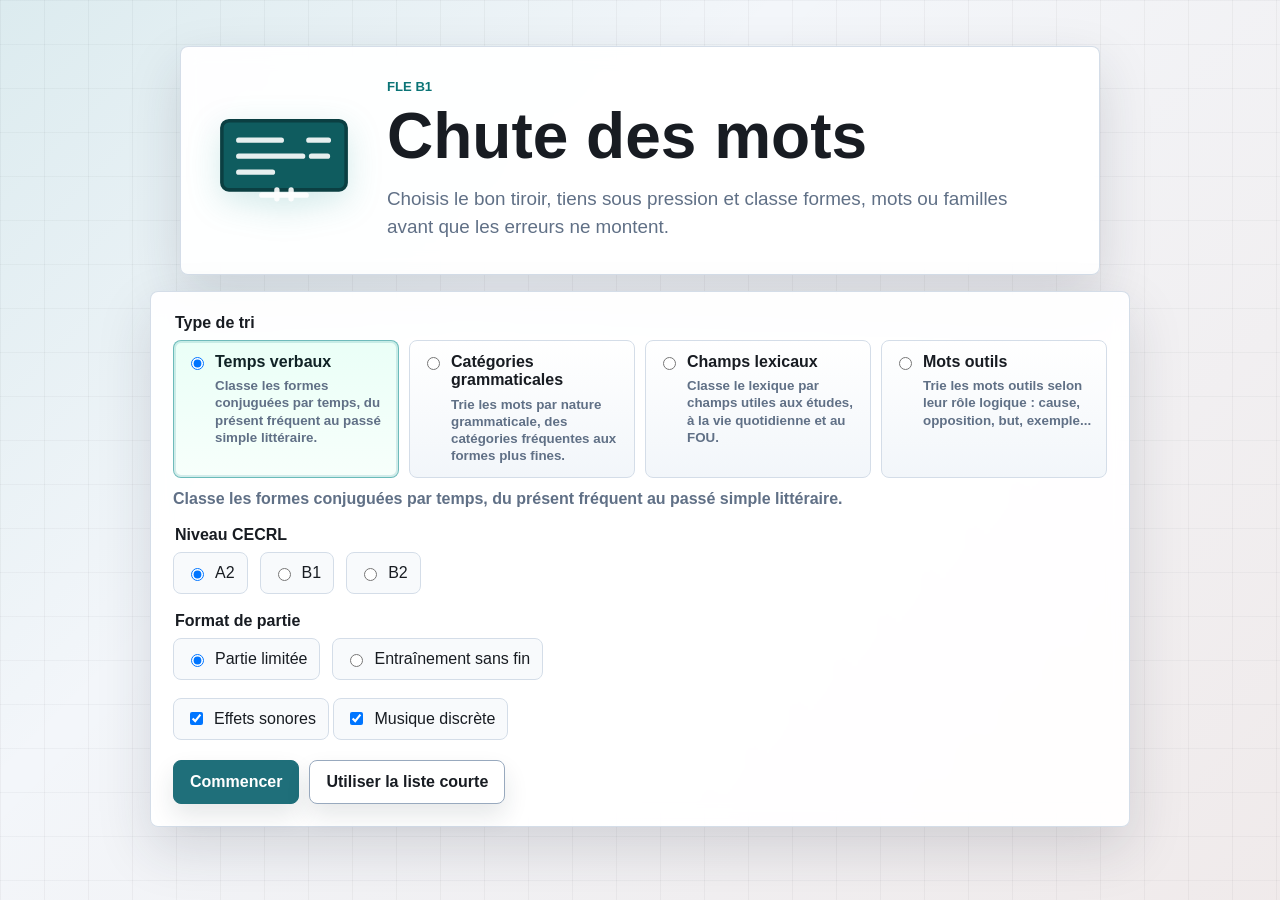
<file: index.html>
<!doctype html>
<html lang="fr">
  <head>
    <meta charset="UTF-8" />
    <meta name="viewport" content="width=device-width, initial-scale=1.0" />
    <title>Chute des mots</title>
    <link rel="stylesheet" href="style.css" />
  </head>
  <body>
    <main class="app" aria-label="Mini-jeu pédagogique de tri linguistique">
      <section id="homeScreen" class="screen screen--active" aria-labelledby="homeTitle">
        <div class="intro">
          <div class="classroom-mark" aria-hidden="true">
            <svg viewBox="0 0 160 110" role="img">
              <rect x="10" y="12" width="140" height="78" rx="8"></rect>
              <path d="M29 34h48M29 52h72M29 70h38M108 34h22M111 52h18"></path>
              <path d="M55 96h50M72 90v10M88 90v10"></path>
            </svg>
          </div>
          <div>
            <p class="eyebrow">FLE B1</p>
            <h1 id="homeTitle">Chute des mots</h1>
            <p class="lead">
              Choisis le bon tiroir, tiens sous pression et classe formes, mots ou familles avant que les erreurs ne montent.
            </p>
          </div>
        </div>

        <section id="lastResultPanel" class="last-result" hidden aria-live="polite">
          <div>
            <p class="eyebrow">Dernier résultat</p>
            <h2 id="lastResultTitle">Bilan de partie</h2>
          </div>
          <div id="lastResultSummary" class="final-summary"></div>
          <div id="lastResultBreakdown" class="breakdown"></div>
        </section>

        <form id="settingsForm" class="settings">
          <fieldset id="contentModeSelector" class="mode-selector" aria-describedby="contentModeDescription">
            <legend>Type de tri</legend>
          </fieldset>

          <p id="contentModeDescription" class="mode-description"></p>

          <fieldset>
            <legend>Niveau CECRL</legend>
            <label>
              <input type="radio" name="cefrLevel" value="A2" checked />
              A2
            </label>
            <label>
              <input type="radio" name="cefrLevel" value="B1" />
              B1
            </label>
            <label>
              <input type="radio" name="cefrLevel" value="B2" />
              B2
            </label>
          </fieldset>

          <fieldset>
            <legend>Format de partie</legend>
            <label>
              <input type="radio" name="mode" value="game" checked />
              Partie limitée
            </label>
            <label>
              <input type="radio" name="mode" value="training" />
              Entraînement sans fin
            </label>
          </fieldset>

          <label class="toggle">
            <input id="soundToggle" type="checkbox" checked />
            Effets sonores
          </label>

          <label class="toggle">
            <input id="musicToggle" type="checkbox" checked />
            Musique discrète
          </label>

          <div class="actions">
            <button type="submit" class="button button--primary">Commencer</button>
            <button id="testDataButton" type="button" class="button">Utiliser la liste courte</button>
          </div>
        </form>
      </section>

      <section id="gameScreen" class="screen" aria-labelledby="gameTitle">
        <header class="topbar">
          <div>
            <p id="gameEyebrow" class="eyebrow">Classement des temps</p>
            <h2 id="gameTitle">Quelle boîte choisir ?</h2>
          </div>
          <div class="status-zone">
            <div class="stats" aria-label="Statistiques">
              <span>Score <strong id="score">0</strong></span>
              <span>OK <strong id="correctCount">0</strong></span>
              <span>Erreurs <strong id="errorCount">0</strong></span>
              <span>Série <strong id="streakCount">0</strong></span>
              <span id="progressStat">0 / 30</span>
            </div>
            <div class="progress-track" aria-hidden="true">
              <div id="progressBar" class="progress-bar"></div>
            </div>
          </div>
        </header>

        <section class="game-layout">
          <details id="hintPanel" class="hint-panel" open>
            <summary>Rappel des terminaisons</summary>
            <p><strong>Imparfait</strong> : -ais, -ait, -ions, -iez, -aient</p>
            <p><strong>Futur</strong> : -rai, -ras, -ra, -rons, -rez, -ront</p>
            <p><strong>Passé simple</strong> : -ai, -as, -a, -âmes, -âtes, -èrent</p>
          </details>

          <div class="play-area">
            <div id="unlockBanner" class="unlock-banner" role="status" aria-live="polite"></div>
            <div id="feedback" class="feedback" role="status" aria-live="polite"></div>
            <div id="playfield" tabindex="0" aria-label="Zone de jeu. Utilise les flèches gauche, droite et bas, ou clique sur un tiroir.">
              <div id="laneGrid" class="lane-grid" aria-hidden="true"></div>
              <div class="judgement-line" aria-hidden="true">
                <span>Zone de dépôt</span>
              </div>
              <div id="fallingWord" class="falling-word" hidden></div>
              <button id="fastDropButton" class="fast-drop-button" type="button" aria-label="Accélérer la chute">
                Accélérer
              </button>
              <div id="bins" class="bins" aria-label="Boîtes de réponse"></div>
            </div>
          </div>
        </section>

        <footer class="game-footer">
          <p>Desktop : gauche / droite pour viser, bas pour accélérer. Mobile : glisse à gauche/droite, ou touche un tiroir.</p>
          <button id="restartButton" type="button" class="button">Rejouer</button>
          <button id="homeButton" type="button" class="button button--quiet">Accueil</button>
        </footer>
      </section>
    </main>

    <script src="data.js"></script>
    <script src="script.js"></script>
  </body>
</html>
</file>
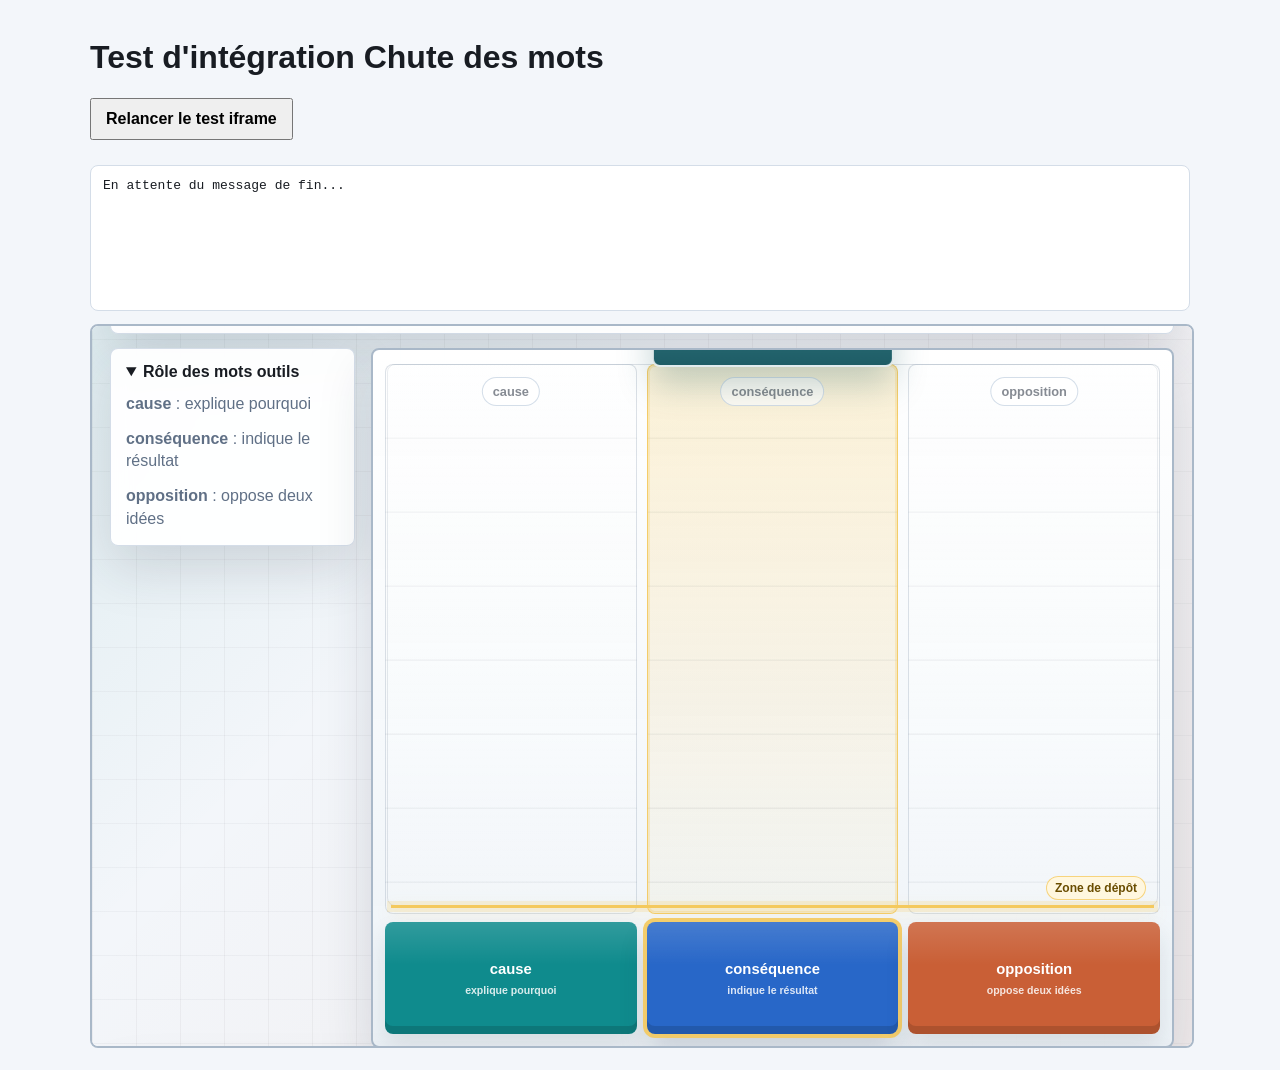
<file: integration-harness.html>
<!doctype html>
<html lang="fr">
  <head>
    <meta charset="UTF-8" />
    <meta name="viewport" content="width=device-width, initial-scale=1.0" />
    <title>Test intégration - Chute des mots</title>
    <style>
      body {
        margin: 0;
        font-family: "Segoe UI", Arial, sans-serif;
        color: #181c22;
        background: #f3f6fa;
      }

      main {
        width: min(1100px, 100%);
        margin: 0 auto;
        padding: 18px;
      }

      iframe {
        width: 100%;
        height: 720px;
        border: 2px solid #a9b8c8;
        border-radius: 8px;
        background: #fff;
      }

      pre {
        min-height: 120px;
        overflow: auto;
        padding: 12px;
        background: #fff;
        border: 1px solid #d4dde8;
        border-radius: 8px;
      }

      button {
        min-height: 42px;
        margin: 0 0 12px;
        padding: 9px 14px;
        font: inherit;
        font-weight: 700;
        cursor: pointer;
      }
    </style>
  </head>
  <body>
    <main>
      <h1>Test d'intégration Chute des mots</h1>
      <button id="reloadHarness" type="button">Relancer le test iframe</button>
      <pre id="resultLog">En attente du message de fin...</pre>
      <iframe id="gameFrame" title="Chute des mots intégré"></iframe>
    </main>

    <script>
      const frame = document.getElementById("gameFrame");
      const resultLog = document.getElementById("resultLog");
      const reloadButton = document.getElementById("reloadHarness");

      function buildTestUrl() {
        const params = new URLSearchParams({
          contentMode: "tools",
          cefrLevel: "B1",
          playMode: "game",
          wordsPerGame: "1",
          missionId: "harness-outils-b1",
          integrationMode: "1",
          minScore: "0",
          minCorrect: "0",
          minAccuracy: "0",
          allowColumnDeath: "false",
          autostart: "1",
        });

        return `index.html?${params.toString()}`;
      }

      function reloadHarness() {
        resultLog.textContent = "En attente du message de fin...";
        frame.src = buildTestUrl();
      }

      window.addEventListener("message", (event) => {
        const contract = frame.contentWindow?.ChuteDesMots?.CONTRACT;
        const expectedType = contract?.completeMessageType ?? "chute-des-mots:complete";
        if (event.data?.type !== expectedType) return;
        resultLog.textContent = JSON.stringify(event.data.payload, null, 2);
      });

      reloadButton.addEventListener("click", reloadHarness);
      reloadHarness();
    </script>
  </body>
</html>
</file>
<file: style.css>
:root {
  --bg: #f3f6fa;
  --ink: #181c22;
  --muted: #607086;
  --paper: #ffffff;
  --line: #d4dde8;
  --soft: #f8fafc;
  --teal: #0f8b8d;
  --blue: #2867c8;
  --plum: #7557b8;
  --green: #1f9d68;
  --red: #d95f5f;
  --amber: #f4c95d;
  --coral: #c95f36;
  --lane-count: 3;
  --shadow: 0 22px 54px rgba(31, 42, 58, 0.15);
  --small-shadow: 0 12px 24px rgba(31, 42, 58, 0.11);
}

* {
  box-sizing: border-box;
}

body {
  margin: 0;
  min-height: 100vh;
  color: var(--ink);
  background:
    linear-gradient(90deg, rgba(24, 28, 34, 0.045) 1px, transparent 1px),
    linear-gradient(180deg, rgba(24, 28, 34, 0.035) 1px, transparent 1px),
    linear-gradient(135deg, rgba(15, 139, 141, 0.1), transparent 36%, rgba(201, 95, 54, 0.08)),
    var(--bg);
  background-size: 44px 44px, 44px 44px, 100% 100%;
  font-family: "Segoe UI", Arial, Helvetica, sans-serif;
}

button,
input {
  font: inherit;
}

button {
  -webkit-tap-highlight-color: transparent;
}

.app {
  width: min(1240px, 100%);
  min-height: 100vh;
  margin: 0 auto;
  padding: 18px;
}

.screen {
  display: none;
}

.screen--active {
  display: block;
}

.intro,
.settings,
.last-result,
.topbar,
.hint-panel,
.game-footer,
.end-panel {
  background: rgba(255, 255, 255, 0.94);
  border: 1px solid rgba(212, 221, 232, 0.98);
  border-radius: 8px;
  box-shadow: var(--shadow);
  backdrop-filter: blur(10px);
}

.intro {
  display: grid;
  grid-template-columns: 150px 1fr;
  gap: 24px;
  align-items: center;
  max-width: 920px;
  margin: 28px auto 16px;
  padding: 32px;
}

.classroom-mark svg {
  width: 142px;
  height: auto;
  filter: drop-shadow(0 10px 16px rgba(15, 139, 141, 0.18));
}

.classroom-mark rect {
  fill: #0f5c5f;
  stroke: #0b3f42;
  stroke-width: 4;
}

.classroom-mark path {
  fill: none;
  stroke: #ffffff;
  stroke-width: 6;
  stroke-linecap: round;
  opacity: 0.9;
}

.eyebrow {
  margin: 0 0 8px;
  color: #0b7476;
  font-size: 0.82rem;
  font-weight: 800;
  letter-spacing: 0;
  text-transform: uppercase;
}

h1,
h2,
h3,
p {
  overflow-wrap: anywhere;
}

h1,
h2,
h3 {
  margin: 0;
  line-height: 1.08;
}

h1 {
  font-size: clamp(2.25rem, 5vw, 4.25rem);
  letter-spacing: 0;
}

h2 {
  font-size: clamp(1.35rem, 2.6vw, 2rem);
  letter-spacing: 0;
}

.lead {
  max-width: 62ch;
  margin: 14px 0 0;
  color: var(--muted);
  font-size: 1.18rem;
  line-height: 1.5;
}

.settings {
  max-width: 980px;
  margin: 0 auto;
  padding: 22px;
}

.last-result {
  max-width: 980px;
  margin: 0 auto 16px;
  padding: 18px;
}

.last-result[hidden] {
  display: none;
}

.last-result h2 {
  font-size: clamp(1.2rem, 2vw, 1.65rem);
}

fieldset {
  display: flex;
  flex-wrap: wrap;
  gap: 12px;
  margin: 0 0 18px;
  padding: 0;
  border: 0;
}

legend {
  width: 100%;
  margin-bottom: 8px;
  font-weight: 800;
}

label {
  display: inline-flex;
  align-items: center;
  gap: 8px;
  min-height: 42px;
  padding: 8px 12px;
  background: var(--soft);
  border: 1px solid var(--line);
  border-radius: 8px;
  cursor: pointer;
  transition: border-color 160ms ease, transform 160ms ease, background 160ms ease;
}

label:hover {
  background: #ffffff;
  border-color: #9fb0c5;
}

.mode-selector {
  display: grid;
  grid-template-columns: repeat(4, minmax(0, 1fr));
  gap: 10px;
}

.mode-card {
  display: grid;
  grid-template-columns: auto 1fr;
  align-items: start;
  min-height: 116px;
  padding: 12px;
  background: linear-gradient(180deg, #ffffff, #f2f6fa);
}

.mode-card input {
  margin-top: 4px;
}

.mode-card__text {
  display: grid;
  gap: 6px;
}

.mode-card__text strong {
  font-size: 1rem;
  line-height: 1.15;
}

.mode-card__text small {
  color: var(--muted);
  font-weight: 700;
  line-height: 1.3;
}

.mode-card.is-selected,
.mode-card:has(input:checked) {
  color: #102326;
  background: linear-gradient(180deg, #eafff7, #f7fffb);
  border-color: rgba(15, 139, 141, 0.58);
  box-shadow: inset 0 0 0 2px rgba(15, 139, 141, 0.16);
}

.mode-description {
  margin: -6px 0 18px;
  color: var(--muted);
  font-weight: 800;
}

.toggle {
  margin-bottom: 20px;
}

.actions,
.game-footer {
  display: flex;
  flex-wrap: wrap;
  gap: 10px;
  align-items: center;
}

.button {
  min-height: 44px;
  padding: 10px 16px;
  color: var(--ink);
  background: var(--paper);
  border: 1px solid #98a9be;
  border-radius: 8px;
  cursor: pointer;
  font-weight: 800;
  box-shadow: var(--small-shadow);
  transition: transform 140ms ease, box-shadow 140ms ease, border-color 140ms ease;
}

.button:hover {
  transform: translateY(-1px);
}

.button:focus-visible,
.bin:focus-visible,
.mode-card:focus-within {
  outline: 3px solid rgba(40, 103, 200, 0.24);
  outline-offset: 2px;
}

.button--primary {
  color: #ffffff;
  background: #1f6f7a;
  border-color: #1f6f7a;
}

.button--quiet {
  color: var(--muted);
  box-shadow: none;
}

.topbar {
  display: grid;
  grid-template-columns: minmax(220px, 0.75fr) minmax(460px, 1fr);
  gap: 18px;
  align-items: center;
  padding: 16px 18px;
}

.status-zone {
  display: grid;
  gap: 10px;
}

.stats {
  display: grid;
  grid-template-columns: repeat(5, minmax(72px, 1fr));
  gap: 8px;
}

.stats span {
  min-height: 42px;
  padding: 7px 8px;
  color: var(--muted);
  text-align: center;
  background: linear-gradient(180deg, #ffffff, #f0f5fa);
  border: 1px solid #dbe5ef;
  border-radius: 8px;
  font-size: 0.88rem;
  font-weight: 800;
  transition: border-color 180ms ease, transform 180ms ease, background 180ms ease;
}

.stats strong {
  display: block;
  margin-top: 2px;
  color: var(--ink);
  font-size: 1.14rem;
}

.stats span.stat--combo {
  color: #684700;
  background: linear-gradient(180deg, #fff8dd, #fff0b8);
  border-color: rgba(244, 201, 93, 0.8);
  transform: translateY(-1px);
}

.progress-track {
  height: 9px;
  overflow: hidden;
  background: #dde8f2;
  border-radius: 999px;
}

.progress-bar {
  width: 0%;
  height: 100%;
  background: linear-gradient(90deg, var(--teal), var(--amber), var(--coral));
  border-radius: inherit;
  transition: width 220ms ease;
}

.game-layout {
  display: grid;
  grid-template-columns: 245px 1fr;
  gap: 16px;
  margin-top: 14px;
}

.hint-panel {
  align-self: start;
  padding: 14px 15px;
}

.hint-panel[hidden] {
  display: none;
}

.hint-panel summary {
  cursor: pointer;
  color: var(--ink);
  font-weight: 800;
}

.hint-panel p {
  margin: 12px 0 0;
  color: var(--muted);
  line-height: 1.42;
}

.play-area {
  position: relative;
  min-width: 0;
}

#playfield {
  position: relative;
  height: min(83vh, 900px);
  min-height: 700px;
  overflow: hidden;
  background:
    linear-gradient(180deg, rgba(255, 255, 255, 0.98), rgba(237, 243, 248, 0.96)),
    linear-gradient(180deg, rgba(15, 139, 141, 0.08), transparent 36%, rgba(201, 95, 54, 0.08));
  border: 2px solid #a9b8c8;
  border-radius: 8px;
  box-shadow: var(--shadow);
  outline: none;
  touch-action: none;
}

#playfield.is-swiping {
  border-color: rgba(244, 201, 93, 0.9);
}

#playfield::before {
  content: "";
  position: absolute;
  inset: 14px 14px 140px;
  z-index: 0;
  border: 1px solid rgba(117, 133, 153, 0.24);
  border-radius: 8px;
  pointer-events: none;
}

.lane-grid {
  position: absolute;
  inset: 0 12px 132px;
  z-index: 1;
  display: grid;
  grid-template-columns: repeat(var(--lane-count), minmax(0, 1fr));
  gap: 10px;
  padding: 14px 0 0;
  pointer-events: none;
}

.lane {
  position: relative;
  min-width: 0;
  overflow: hidden;
  border-radius: 8px;
  background:
    linear-gradient(180deg, rgba(255, 255, 255, 0.38), rgba(255, 255, 255, 0.12)),
    repeating-linear-gradient(180deg, transparent 0 72px, rgba(23, 33, 47, 0.06) 73px 74px);
  border: 1px solid rgba(131, 147, 168, 0.28);
  transition: border-color 180ms ease, box-shadow 180ms ease, background 180ms ease;
}

.lane::before {
  content: attr(data-lane-label);
  position: absolute;
  top: 12px;
  left: 50%;
  padding: 6px 10px;
  color: rgba(23, 33, 47, 0.52);
  background: rgba(255, 255, 255, 0.72);
  border: 1px solid rgba(202, 214, 228, 0.8);
  border-radius: 999px;
  font-size: 0.8rem;
  font-weight: 800;
  transform: translateX(-50%);
  white-space: nowrap;
}

.lane.is-active {
  background:
    linear-gradient(180deg, rgba(244, 201, 93, 0.24), rgba(244, 201, 93, 0.06)),
    repeating-linear-gradient(180deg, transparent 0 72px, rgba(23, 33, 47, 0.06) 73px 74px);
  border-color: rgba(244, 201, 93, 0.9);
  box-shadow: inset 0 0 0 2px rgba(244, 201, 93, 0.28);
}

.lane--danger {
  border-color: rgba(217, 95, 95, 0.72);
  box-shadow: inset 0 0 0 2px rgba(217, 95, 95, 0.12);
}

.lane--overflow {
  background:
    linear-gradient(180deg, rgba(255, 255, 255, 0.28), rgba(217, 95, 95, 0.12)),
    repeating-linear-gradient(180deg, transparent 0 72px, rgba(217, 95, 95, 0.12) 73px 74px);
}

.lane--new {
  animation: laneUnlock 820ms ease both;
}

.error-stack {
  position: absolute;
  right: 8px;
  bottom: 10px;
  left: 8px;
  display: grid;
  gap: 5px;
  align-content: end;
}

.error-brick {
  min-height: var(--error-brick-height, 38px);
  display: grid;
  place-items: center;
  padding: 5px 8px;
  overflow: hidden;
  color: #ffffff;
  background: linear-gradient(180deg, #e56d6d, #c84e4e);
  border: 1px solid rgba(255, 255, 255, 0.55);
  border-radius: 6px;
  box-shadow: 0 8px 14px rgba(90, 28, 28, 0.2);
  font-size: clamp(0.72rem, 1vw, 0.92rem);
  font-weight: 900;
  line-height: 1.08;
  text-align: center;
  animation: brickDrop 220ms ease both;
}

@keyframes brickDrop {
  from {
    opacity: 0;
    transform: translateY(-12px);
  }

  to {
    opacity: 1;
    transform: translateY(0);
  }
}

@keyframes laneUnlock {
  0% {
    box-shadow: inset 0 0 0 0 rgba(244, 201, 93, 0);
  }

  55% {
    box-shadow: inset 0 0 0 4px rgba(244, 201, 93, 0.42);
  }

  100% {
    box-shadow: inset 0 0 0 0 rgba(244, 201, 93, 0);
  }
}

.judgement-line {
  position: absolute;
  right: 18px;
  bottom: 138px;
  left: 18px;
  z-index: 2;
  height: 3px;
  background: var(--amber);
  box-shadow: 0 0 0 4px rgba(244, 201, 93, 0.2), 0 6px 16px rgba(244, 201, 93, 0.36);
  pointer-events: none;
}

.judgement-line span {
  position: absolute;
  right: 8px;
  bottom: 8px;
  padding: 4px 8px;
  color: #6a4d00;
  background: #fff7df;
  border: 1px solid rgba(244, 201, 93, 0.75);
  border-radius: 999px;
  font-size: 0.75rem;
  font-weight: 800;
}

.falling-word {
  position: absolute;
  z-index: 4;
  top: -168px;
  left: 50%;
  width: min(330px, max(150px, calc((100% - 72px) / var(--lane-count, 3))));
  max-width: 92%;
  min-height: 68px;
  display: grid;
  place-items: center;
  padding: 13px 16px;
  color: #ffffff;
  background: linear-gradient(180deg, #2d7681, #1f5d66);
  border: 2px solid rgba(255, 255, 255, 0.86);
  border-radius: 8px;
  box-shadow: 0 18px 34px rgba(31, 93, 102, 0.26);
  font-size: clamp(1.26rem, 2.1vw, 2rem);
  font-weight: 900;
  line-height: 1.16;
  text-align: center;
  transform: translate(-50%, 0);
  user-select: none;
  white-space: normal;
  will-change: transform, top;
}

.falling-word.correct {
  background: linear-gradient(180deg, #25aa72, var(--green));
  box-shadow: 0 18px 34px rgba(31, 157, 104, 0.28);
}

.falling-word.wrong {
  background: linear-gradient(180deg, #e87575, var(--red));
  box-shadow: 0 18px 34px rgba(217, 95, 95, 0.24);
}

.bins {
  position: absolute;
  z-index: 3;
  right: 12px;
  bottom: 12px;
  left: 12px;
  display: grid;
  grid-template-columns: repeat(var(--lane-count), minmax(0, 1fr));
  gap: 10px;
}

.bin {
  position: relative;
  min-height: 112px;
  padding: 13px 8px 12px;
  overflow: hidden;
  color: #ffffff;
  background: linear-gradient(180deg, rgba(255, 255, 255, 0.14), transparent 38%), var(--bucket-color, var(--teal));
  border: 0;
  border-radius: 8px;
  box-shadow: inset 0 -8px 0 rgba(0, 0, 0, 0.14), var(--small-shadow);
  cursor: pointer;
  touch-action: manipulation;
  transition: transform 140ms ease, box-shadow 140ms ease, filter 140ms ease;
}

.bin span {
  position: relative;
  z-index: 1;
  display: block;
  font-size: clamp(0.9rem, 1.35vw, 1.32rem);
  font-weight: 900;
  line-height: 1.08;
}

.bin small {
  position: relative;
  z-index: 1;
  display: block;
  margin-top: 7px;
  color: rgba(255, 255, 255, 0.84);
  font-size: clamp(0.66rem, 0.8vw, 0.78rem);
  font-weight: 800;
  line-height: 1.15;
}

.bin:hover {
  transform: translateY(-2px);
  filter: saturate(1.04);
}

.bin--new {
  animation: binUnlock 900ms ease both;
}

.fast-drop-button {
  position: absolute;
  right: 18px;
  bottom: 144px;
  z-index: 7;
  display: none;
  align-items: center;
  justify-content: center;
  min-height: 42px;
  padding: 9px 13px;
  color: #17322f;
  background: rgba(255, 255, 255, 0.94);
  border: 1px solid rgba(15, 139, 141, 0.34);
  border-radius: 8px;
  box-shadow: var(--small-shadow);
  cursor: pointer;
  font-weight: 900;
  touch-action: none;
  transition: transform 140ms ease, background 140ms ease, box-shadow 140ms ease;
}

.fast-drop-button.is-pressed {
  color: #ffffff;
  background: #1f6f7a;
  transform: translateY(1px);
  box-shadow: 0 0 0 4px rgba(244, 201, 93, 0.32), var(--small-shadow);
}

.bin.bin--active {
  box-shadow:
    inset 0 -8px 0 rgba(0, 0, 0, 0.14),
    0 0 0 4px rgba(244, 201, 93, 0.9),
    0 18px 28px rgba(39, 55, 77, 0.18);
}

.bin.bin--target {
  box-shadow:
    inset 0 -8px 0 rgba(0, 0, 0, 0.14),
    0 0 0 4px rgba(31, 157, 104, 0.9),
    0 18px 28px rgba(31, 157, 104, 0.18);
}

.bin.bin--error {
  box-shadow:
    inset 0 -8px 0 rgba(0, 0, 0, 0.14),
    0 0 0 4px rgba(217, 95, 95, 0.78),
    0 18px 28px rgba(217, 95, 95, 0.16);
}

@keyframes binUnlock {
  0% {
    transform: translateY(10px);
    opacity: 0;
  }

  60% {
    transform: translateY(-3px);
    opacity: 1;
  }

  100% {
    transform: translateY(0);
    opacity: 1;
  }
}

.feedback,
.unlock-banner {
  position: absolute;
  z-index: 8;
  top: 14px;
  left: 50%;
  min-height: 42px;
  max-width: min(650px, calc(100% - 24px));
  padding: 10px 16px;
  color: var(--ink);
  background: rgba(255, 255, 255, 0.96);
  border: 1px solid var(--line);
  border-radius: 8px;
  box-shadow: var(--shadow);
  font-weight: 900;
  text-align: center;
  opacity: 0;
  transform: translateX(-50%) translateY(-6px);
  transition: opacity 150ms ease, transform 150ms ease;
  pointer-events: none;
}

.unlock-banner {
  top: 68px;
  color: #173b31;
  background: #eafff5;
  border-color: rgba(31, 157, 104, 0.44);
}

.feedback.is-visible,
.unlock-banner.is-visible {
  opacity: 1;
  transform: translateX(-50%) translateY(0);
}

.feedback.is-correct {
  border-color: rgba(31, 157, 104, 0.6);
  background: #ecfff5;
}

.feedback.is-wrong {
  border-color: rgba(217, 95, 95, 0.55);
  background: #fff1f1;
}

.game-footer {
  justify-content: flex-end;
  margin-top: 14px;
  padding: 12px 14px;
}

.game-footer p {
  flex: 1 1 360px;
  margin: 0;
  color: var(--muted);
}

.end-panel {
  max-width: 920px;
  margin: 48px auto 0;
  padding: 28px;
}

.final-summary {
  display: grid;
  grid-template-columns: repeat(4, minmax(0, 1fr));
  gap: 10px;
  margin: 20px 0;
}

.summary-card,
.breakdown-row {
  padding: 12px;
  background: linear-gradient(180deg, #ffffff, #f0f5fa);
  border: 1px solid #dbe5ef;
  border-radius: 8px;
}

.summary-card strong {
  display: block;
  margin-top: 5px;
  font-size: 1.5rem;
}

.breakdown {
  display: grid;
  gap: 8px;
  margin-bottom: 20px;
}

.breakdown-row {
  display: flex;
  justify-content: space-between;
  gap: 12px;
  align-items: center;
}

@media (max-width: 980px) {
  .mode-selector {
    grid-template-columns: repeat(2, minmax(0, 1fr));
  }

  .topbar,
  .game-layout {
    grid-template-columns: 1fr;
  }

  .hint-panel {
    order: 2;
  }

  .play-area {
    order: 1;
  }

  #playfield {
    height: 76vh;
    min-height: 620px;
  }

  .final-summary {
    grid-template-columns: repeat(2, minmax(0, 1fr));
  }
}

@media (max-width: 720px) {
  .app {
    padding: 12px;
  }

  .intro {
    grid-template-columns: 1fr;
    margin-top: 20px;
    padding: 22px;
  }

  .classroom-mark {
    display: none;
  }

  .stats {
    grid-template-columns: repeat(2, minmax(0, 1fr));
  }

  .fast-drop-button {
    display: inline-flex;
  }

  #playfield {
    height: 72vh;
    min-height: 560px;
  }

  #playfield::before {
    inset: 12px 10px 112px;
  }

  .falling-word {
    width: min(280px, max(128px, calc((100% - 42px) / var(--lane-count, 3))));
    min-height: 62px;
    padding: 10px 8px;
  }

  .bin {
    min-height: 88px;
    padding: 10px 5px;
  }

  .judgement-line {
    bottom: 106px;
  }

  .lane-grid {
    inset: 0 8px 101px;
  }

  .final-summary {
    grid-template-columns: 1fr;
  }
}

@media (max-width: 520px) {
  fieldset,
  .actions,
  .game-footer {
    display: grid;
  }

  .mode-selector {
    grid-template-columns: 1fr;
  }

  label,
  .button {
    width: 100%;
  }

  .bins {
    gap: 4px;
    right: 8px;
    left: 8px;
  }

  .lane-grid {
    gap: 4px;
  }

  .bin {
    min-height: 74px;
  }

  .bin span,
  .lane::before {
    font-size: 0.72rem;
  }

  .bin small {
    display: none;
  }

  .error-brick {
    min-height: 30px;
    padding: 4px;
    font-size: 0.66rem;
  }
}
</file>
